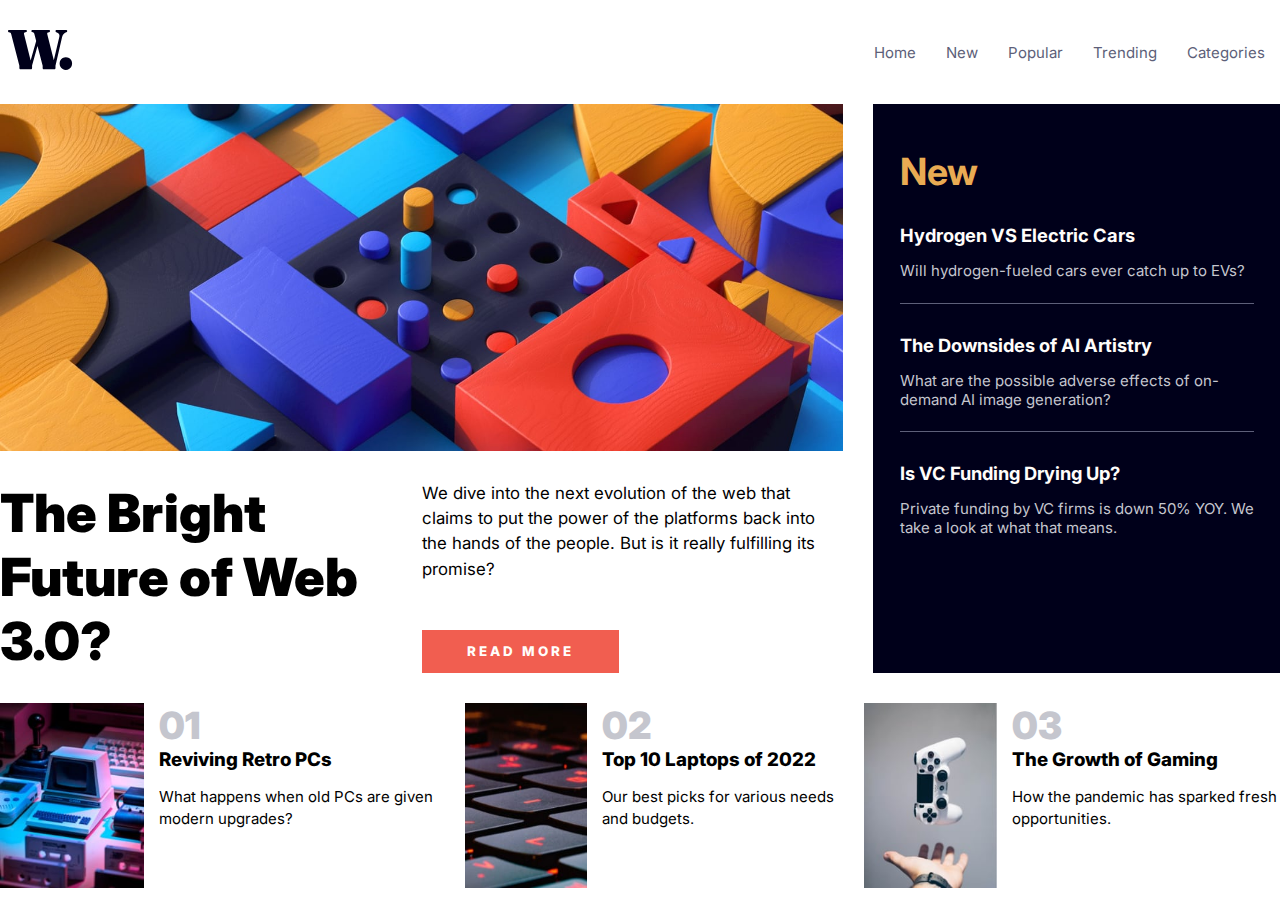
<file: index.html>
<!DOCTYPE html>
<html lang="en">

<head>
  <meta charset="UTF-8">
  <meta name="viewport" content="width=device-width, initial-scale=1.0">
  <!-- displays site properly based on user's device -->

  <link rel="icon" type="image/png" sizes="32x32" href="./assets/images/favicon-32x32.png">
  <link rel="stylesheet" href="./styles/styles.css">
  <title>Frontend Mentor | News homepage</title>
</head>

<body class="container">

  <nav class="primary-nav">
    <div class="logo">
      <img class="logo-image" src="./assets/images/logo.svg" alt="Menu">
    </div>

    <ul class="primary-navigation" id="primary-navigation" role="list" data-open="false">
      <li><a href="#">Home</a></li>
      <li><a href="#">New</a></li>
      <li><a href="#">Popular</a></li>
      <li><a href="#">Trending</a></li>
      <li><a href="#">Categories</a></li>
    </ul>
    <button class="menu-icon" id="menu">
      <!-- <img src="./assets/images/icon-menu.svg" alt="menu icon">
      <img src="./assets/images/icon-menu-close.svg" alt="menu icon"> -->
    </button>
  </nav>

  <main class="main">


    <div class="banner-image">
      <img src="./assets/images/image-web-3-desktop.jpg" alt="main banner image">
    </div>


    <div class="banner">
      <h1>The Bright Future of Web 3.0?</h1>
      <div class="banner-content">
        <p>
          We dive into the next evolution of the web that claims to put the power of the platforms back into the hands
          of the people.
          But is it really fulfilling its promise?
        </p>
        <button>Read more</button>
      </div>
    </div>


    <div class="new">
      <h1>New</h1>
      <div class="new-component">
        <h3 class="new-component-heading">Hydrogen VS Electric Cars</h3>
        <p>Will hydrogen-fueled cars ever catch up to EVs?</p>
      </div>
      <div class="new-component">
        <h3 class="new-component-heading">The Downsides of AI Artistry</h3>
        <p>What are the possible adverse effects of on-demand AI image generation?</p>
      </div>
      <div class="new-component">
        <h3 class="new-component-heading">Is VC Funding Drying Up?</h3>
        <p>Private funding by VC firms is down 50% YOY. We take a look at what that means.</p>
      </div>
    </div>
    <div class="news">
      <div class="article">
        <div class="article-image">
          <img src="./assets/images/image-retro-pcs.jpg" alt="Reviving Retro PCs">
        </div>
        <div class="article-content">
          <span>01</span>
          <h3>Reviving Retro PCs</h3>
          <p>What happens when old PCs are given modern upgrades?</p>
        </div>
      </div>

      <div class="article">
        <div class="article-image">
          <img src="./assets/images/image-top-laptops.jpg" alt="Top 10 Laptops of 2022">
        </div>
        <div class="article-content">
          <span>02</span>
          <h3>Top 10 Laptops of 2022</h3>
          <p>Our best picks for various needs and budgets.</p>
        </div>
      </div>


      <div class="article">
        <div class="article-image">
          <img src="./assets/images/image-gaming-growth.jpg" alt="The Growth of Gaming">
        </div>
        <div class="article-content">
          <span>03</span>
          <h3>The Growth of Gaming</h3>
          <p>How the pandemic has sparked fresh opportunities.</p>
        </div>
      </div>
    </div>
  </main>
  <script>
    const ul = document.getElementById('primary-navigation');
    const menu = document.getElementById('menu');
    menu.addEventListener('click', () => {
      if (ul.getAttribute('data-open') == "true") {
        ul.setAttribute('data-open', "false");
        menu.setAttribute('data-open', "false");
      } else {
        ul.setAttribute('data-open', "true");
        menu.setAttribute('data-open', "true");

      }
    })

  </script>
</body>

</html>
</file>
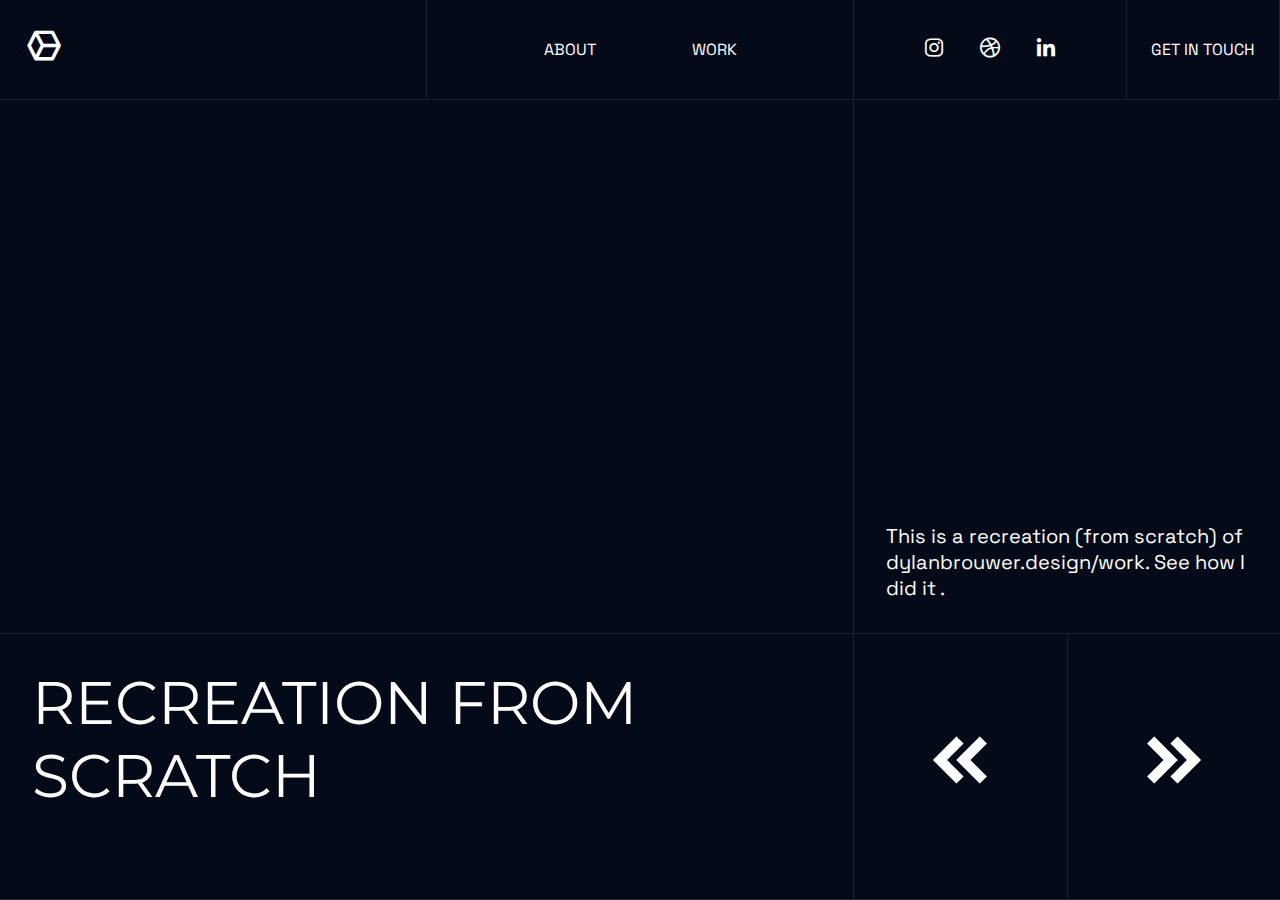
<file: design.html>
<!DOCTYPE html>
<html lang="en">

<head>
    <meta charset="UTF-8">
    <meta http-equiv="X-UA-Compatible" content="IE=edge">
    <meta name="viewport" content="width=device-width, initial-scale=1.0">
    <title>Design</title>
    <link rel="stylesheet" href="./design.css">
    <link href='https://unpkg.com/boxicons@2.1.4/css/boxicons.min.css' rel='stylesheet'>
</head>

<body>


    <nav data-isopen="true">
        <div class="logo-section nav-section">
            <a href="#">
                <i class='bx bx-cube-alt'></i>
            </a>
        </div>
        <div class="link-section nav-section">
            <a href="#">ABOUT</a>
            <a href="#">WORK</a>
        </div>
        <div class="social-section nav-section">
            <a href="#">
                <i class='bx bxl-instagram'></i>
            </a>
            <a href="#">
                <i class='bx bxl-dribbble'></i>
            </a>
            <a href="#">
                <i class='bx bxl-linkedin'></i>
            </a>
        </div>
        <div class="contact-section nav-section">
            <a href="#">GET IN TOUCH</a>
        </div>

        <div>
            <a href="#" class="mobile-nav-icon" id="mobile-nav">
                MENU
                <i class='bx bx-menu'></i>
            </a>
        </div>

    </nav>



    <main>
        <article class="article" data-index="0" data-status="active">
            <div class="article-image-section article-section">
            </div>
            <div class="article-description-section article-section">
                <p>
                    This is a recreation (from scratch) of dylanbrouwer.design/work. See how I did it .
                </p>
            </div>
            <div class="article-title-section article-section">
                <h2>RECREATION FROM SCRATCH</h2>
            </div>
            <div class="article-nav-section article-section">
                <button onclick="handleLeftClick();">
                    <i class='bx bxs-chevrons-left'></i>
                </button>
                <button onclick="handleRightClick();">
                    <i class='bx bxs-chevrons-right'></i>
                </button>
            </div>
        </article>




        <article class="article" data-index="1" data-status="inactive">
            <div class="article-image-section article-section">
            </div>
            <div class="article-description-section article-section">
                <p>
                    A place where books hang out waiting to be grabbed. But don't be too grabby now, ya hear.
                </p>
            </div>
            <div class="article-title-section article-section">
                <h2>WICKED COOL LIBRARY SHELVES</h2>
            </div>
            <div class="article-nav-section article-section">
                <button onclick="handleLeftClick();">
                    <i class='bx bxs-chevrons-left'></i>
                </button>
                <button onclick="handleRightClick();">
                    <i class='bx bxs-chevrons-right'></i>
                </button>
            </div>
        </article>





        <article class="article" data-index="2" data-status="inactive">
            <div class="article-image-section article-section">
            </div>
            <div class="article-description-section article-section">
                <p>
                    The neatest lighthouse you ever saw. Ehh, actually it's kind of messy. But that's why the pic is of
                    the outside.
                </p>
            </div>
            <div class="article-title-section article-section">
                <h2>NEATO TOLEDO LIGHTHOUSE</h2>
            </div>
            <div class="article-nav-section article-section">
                <button onclick="handleLeftClick();">
                    <i class='bx bxs-chevrons-left'></i>
                </button>
                <button onclick="handleRightClick();">
                    <i class='bx bxs-chevrons-right'></i>
                </button>
            </div>
        </article>




        <article class="article" data-index="3" data-status="inactive">
            <div class="article-image-section article-section">
            </div>
            <div class="article-description-section article-section">
                <p>
                    The blobiest of blobs nestled deep in the heart of outer space. Well, technically the universe is
                    both infinite and
                    homogeneous so there isn't really a heart, per se.
                </p>
            </div>
            <div class="article-title-section article-section">
                <h2>SUPER GIANT SPACE BLOB</h2>
            </div>
            <div class="article-nav-section article-section">
                <button onclick="handleLeftClick();">
                    <i class='bx bxs-chevrons-left'></i>
                </button>
                <button onclick="handleRightClick();">
                    <i class='bx bxs-chevrons-right'></i>
                </button>
            </div>
        </article>
    </main>
    <script>
        let activeIndex = 0;
        const articles = document.getElementsByClassName('article');


        function handleRightClick() {

            let nextIndex = (activeIndex + 1) <= articles.length - 1 ? (activeIndex + 1) : 0;
            const currentSlide = document.querySelector(`[data-index="${activeIndex}"]`);
            const nextSlide = document.querySelector(`[data-index="${nextIndex}"]`);

            currentSlide.dataset.status = "before";
            nextSlide.dataset.status = "becoming-active-from-after";


            setTimeout(() => {
                nextSlide.dataset.status = "active";
                activeIndex = nextIndex;
            });
        }

        function handleLeftClick() {
            let nextIndex = (activeIndex - 1) >= 0 ? (activeIndex - 1) : articles.length - 1;
            const currentSlide = document.querySelector(`[data-index="${activeIndex}"]`);
            const nextSlide = document.querySelector(`[data-index="${nextIndex}"]`);


            currentSlide.dataset.status = "after";
            nextSlide.dataset.status = "becoming-active-from-before";

            setTimeout(() => {
                nextSlide.dataset.status = "active";
                activeIndex = nextIndex;
            });
        }


        const menu = document.getElementById('mobile-nav');
        const nav = document.querySelector('nav');
        menu.addEventListener('click', () => {
            if (nav.dataset.isopen == "true") {
                nav.dataset.isopen = "false";
            } else {
                nav.dataset.isopen = "true";
            }
        })
    </script>
</body>

</html>
</file>
<file: styles/styles.css>
@import url("https://fonts.googleapis.com/css2?family=Inter:wght@400;500;600;700;800;900&display=swap");
:root {
	--clr-soft-orange: hsl(35, 77%, 62%);
	--clr-soft-red: hsl(5, 85%, 63%);

	--clr-ofwhite: hsl(36, 100%, 99%);
	--clr-grayish-blue: hsl(233, 8%, 79%);
	--clr-dark-grayish-blue: hsl(236, 13%, 42%);
	--clr-very-dark-blue: hsl(240, 100%, 5%);

	--fw-normal: 400;
	--fw-bold: 700;
	--fw-extrabold: 800;
}

* {
	margin: 0;
	padding: 0;
	box-sizing: border-box;
}
html {
	font-size: 15px;
	font-family: "Inter", sans-serif;
}
body {
	max-width: 1280px;
	margin: auto;
	margin-bottom: 2rem;
}
button,
input {
	font-family: "Inter", sans-serif;
}

.primary-nav {
	display: flex;
	justify-content: space-between;
	align-items: center;

	margin: 2rem 0;
}
.menu-icon {
	display: none;
}
.logo {
	width: 30px;
	aspect-ratio: 1;
	margin-left: 0.5rem;
}
.primary-navigation {
	list-style-type: none;

	display: flex;
	justify-content: space-around;
	align-items: center;
}
.primary-navigation li {
	padding: 0.5rem 1rem;
}
.primary-navigation li a {
	text-decoration: none;
	color: var(--clr-dark-grayish-blue);
	transition: color 250ms;
}
.primary-navigation li a:hover {
	color: var(--clr-soft-red);
}

.main {
	display: grid;

	gap: 2rem;
	grid-template-columns: repeat(3, 1fr);
	grid-template-rows: repeat(3, minmax(1fr, auto));
}

.banner-image {
	grid-row: 1 / 1;
	grid-column: 1 / 3;
}
.banner-image > img {
	max-width: 100%;
	display: block;
}

.banner {
	grid-row: 2 / 2;
	grid-column: 1 / 3;

	display: flex;
}
.banner > * {
	flex: 1;
}
.banner h1 {
	font-size: 3.5rem;
	font-weight: 900;
}
.banner-content {
	display: flex;
	flex-direction: column;
	justify-content: space-between;
}
.banner-content p {
	font-size: 1.125rem;
	line-height: 1.5;
}
.banner-content button {
	width: fit-content;
	padding: 0.875rem 3rem;
	letter-spacing: 3px;
	text-transform: uppercase;
	font-weight: 800;
	border: none;
	cursor: pointer;
	background-color: var(--clr-soft-red);
	color: var(--clr-ofwhite);
}
.banner-content button:hover {
	background-color: var(--clr-very-dark-blue);
}

.new {
	grid-row: 1 / 3;
	grid-column: 3 / 4;

	background-color: var(--clr-very-dark-blue);
	color: var(--clr-ofwhite);

	padding: 1rem 1.75rem;
}
.new h1 {
	font-size: 2.5rem;
	margin: 2rem 0;
	color: var(--clr-soft-orange);
}

.new-component {
	margin: 1.5rem 0 2rem 0;
	border-bottom: 1px solid var(--clr-dark-grayish-blue);
}
.new-component:last-child {
	border: none;
}
.new-component h3 {
	font-size: 1.225rem;
}
.new-component h3:hover {
	color: var(--clr-soft-orange);
}
.new-component p {
	color: var(--clr-grayish-blue);
	margin: 1rem 0 1.5rem 0;
}
.news {
	grid-row: 3 / 4;
	grid-column: 1/4;

	display: flex;
	gap: 1rem;
}

.news .article {
	display: flex;
	gap: 1rem;
}
.article > :first-child {
	width: 33%;
}
.article > :last-child {
	width: 67%;
}

.article-image > img {
	height: 100%;
	max-width: 100%;
}

.article-content > span {
	margin: 1.2rem 0;
	font-size: 2.5rem;
	font-weight: 900;
	color: var(--clr-grayish-blue);
}
.article-content > h3 {
	cursor: pointer;
	font-size: 1.25rem;
	font-weight: 800;
}
.article-content > h3:hover {
	color: var(--clr-soft-red);
}
.article-content > p {
	line-height: 1.5;
	margin: 1rem 0;
}

@media (max-width: 840px) {
	.container {
		padding: 0 1rem;
	}
    .menu-icon{
        display: block;
        z-index: 100;
        background-color: transparent;
        border: none;
        background: url('../assets/images/icon-menu.svg');
        background-repeat: no-repeat;
        background-size: contain;
        background-position: center center;
        width: 32px;
        height: 31px;
    }
    .menu-icon[data-open="true"]{
        background: url('../assets/images/icon-menu-close.svg');
    }
	.primary-navigation {
        position: fixed;
        inset: 0 0 0 100%;
        background-color: var(--clr-ofwhite);
		flex-direction: column;
        padding-top: 8rem;
        justify-content: flex-start;
        align-items: flex-start;
        gap: 1rem;
        color: black;
        font-weight: 800;
        transition: all 250ms;
	}
    .primary-navigation[data-open = "true"]{
        inset: 0 0 0 20%;
    }
	.main {
		gap: 0;
        row-gap: 2rem;
		grid-template-columns: 1fr;
		grid-auto-rows: minmax(1fr, 250px);
	}
	.main > * {
		grid-column: 1 / 1;
	}
	.banner-image {
		grid-row: 1 / 2;
		margin-bottom: 1rem;
	}
	.banner-image img {
		min-height: 250px;
	}
	.banner {
		grid-row: 2 / 3;
		flex-direction: column;
	}
	.banner h1 {
		font-size: 2.75rem;
	}
	.banner-content p {
		margin-block: 1rem;
	}
	.banner-content button {
        padding: 1.5rem 3.5rem;
		margin-block: 1rem;
	}
	.new {
		grid-row: 3 / 4;
	}
	.news {
		grid-row: 4 / 5;
		flex-direction: column;
	}
}
</file>
<file: design.css>
@import url("https://fonts.googleapis.com/css2?family=Montserrat:wght@900&family=Space+Grotesk:wght@400;700&display=swap");
:root {
	--background-color: rgb(5, 10, 24);
	--border-color: rgba(255, 255, 255, 0.1);
}
* {
	box-sizing: border-box;
}
body {
	background-color: var(--background-color);
	display: flex;
	flex-direction: column;
	min-height: 100vh;
	margin: 0;
	overflow: hidden;
	max-width: 1440px;
	margin: auto;
}
h1,
h2,
h3,
a,
p,
span {
	font-family: "Space Grotesk", sans-serif;
	font-weight: 400;
	color: white;
	margin: 0px;
}
a {
	text-decoration: none;
	color: white;
	transition: color 200ms;
}
a:hover {
	color: rgb(157, 132, 255);
}
nav {
	display: flex;
	width: 100%;
	border-bottom: 1px solid var(--border-color);
}
.nav-section {
	padding: 1.5rem;
	display: flex;
	justify-content: center;
	align-items: center;
	gap: 2rem;
	border-right: 1px solid var(--border-color);
}
.logo-section,
.link-section {
	flex-basis: calc(100.1% / 3);
}
.social-section,
contact-section {
	flex-grow: 1;
}
.logo-section {
	justify-content: flex-start;
	font-size: 2.5rem;
}
.link-section {
	gap: 6rem;
}
.social-section {
	font-size: 1.5rem;
	gap: 2rem;
}
.mobile-nav-icon {
	display: none;
}
main {
	flex-grow: 1;
	position: relative;
}

main > article {
	display: grid;
	height: 100%;
	grid-template-columns: 2fr 1fr;
	grid-template-rows: 2fr 1fr;
	position: absolute;
	top: 0px;
	left: 0px;
}
main > article[data-status="inactive"] {
	transform: translateX(-100%);
	transition: none;
}

main > article[data-status="active"] {
	transform: translateX(0%);
}

main > article[data-status="before"] {
	transform: translateX(-100%);
}

main > article[data-status="after"] {
	transform: translateX(100%);
}

main > article[data-status="becoming-active-from-before"] {
	transform: translateX(-100%);
	transition: none;
}

main > article[data-status="becoming-active-from-after"] {
	transform: translateX(100%);
	transition: none;
}

main > article > .article-section {
	height: 100%;
}
main > article > .article-description-section,
main > article > .article-nav-section {
	border-left: 1px solid var(--border-color);
}

main > article > .article-title-section,
main > article > .article-nav-section {
	border-top: 1px solid var(--border-color);
	border-bottom: 1px solid var(--border-color);
}
main > article > .article-image-section {
	background-position: center;
	background-size: contain;
	background-repeat: no-repeat;
}
main > article[data-index="0"] > .article-image-section {
	background: url("https://images.unsplash.com/photo-1565626424178-c699f6601afd?ixlib=rb-1.2.1&ixid=MnwxMjA3fDB8MHxwaG90by1wYWdlfHx8fGVufDB8fHx8&auto=format&fit=crop&w=1035&q=80");
}
main > article[data-index="1"] > .article-image-section {
	background: url("https://images.unsplash.com/photo-1535905557558-afc4877a26fc?ixlib=rb-1.2.1&ixid=MnwxMjA3fDB8MHxwaG90by1wYWdlfHx8fGVufDB8fHx8&auto=format&fit=crop&w=2574&q=80");
}
main > article[data-index="2"] > .article-image-section {
	background: url("https://images.unsplash.com/photo-1660580554695-d2ca5008f1f2?ixlib=rb-1.2.1&ixid=MnwxMjA3fDB8MHxwaG90by1wYWdlfHx8fGVufDB8fHx8&auto=format&fit=crop&w=927&q=80");
}
main > article[data-index="3"] > .article-image-section {
	background: url("https://images.unsplash.com/photo-1660766877755-4cac24f6cf21?ixlib=rb-1.2.1&ixid=MnwxMjA3fDB8MHxwaG90by1wYWdlfHx8fGVufDB8fHx8&auto=format&fit=crop&w=2232&q=80");
}

main > article > .article-nav-section {
	display: flex;
}
.article-nav-section > * {
	flex: 1;
}
.article-nav-section > *:first-child {
	border-right: 1px solid var(--border-color);
}
main > article > .article-nav-section > button:hover {
	background-color: rgba(255, 255, 255, 0.02);
}
main > article > .article-nav-section button {
	background: transparent;
	border: none;
	font-size: 5rem;
	color: white;
	cursor: pointer;
}
.article-description-section {
	display: flex;
	justify-content: end;
	align-items: flex-end;
}
.article-description-section > p {
	margin: 2rem;
	font-size: 1.25rem;
}
.article-title-section {
	font-size: 2.5rem;
	padding: 2rem;
}
.article-title-section > h2 {
	font-family: "Montserrat", sans-serif;
}

@media (max-width: 640px) {
	body {
		overflow: auto;
		overflow-x: hidden;
	}

	main {
		overflow: hidden;
	}
	nav {
		flex-direction: column;
		position: relative;
		/* min-height: 100vh; */
	}
	.link-section,
	.social-section,
	.contact-section {
		display: flex;
		z-index: 100;
		padding: 0;
		margin: 0;
	}
	.link-section {
		padding-bottom: 2rem;
	}
    .social-section{
        padding-bottom: 2rem;
    }
    .contact-section{
        padding-bottom: 35rem;
    }
	nav[data-isopen="false"] > .link-section,
	nav[data-isopen="false"] > .social-section,
	nav[data-isopen="false"] > .contact-section {
		display: none;
	}
	.mobile-nav-icon {
		position: fixed;
		top: 2rem;
		right: 2rem;
		display: block;
		background-color: transparent;
		border: none;
		color: white;
		display: flex;
		gap: 0.5rem;
		justify-content: center;
		align-items: center;
	}
	main > article {
		width: 100%;
		grid-template-columns: 1fr;
	}
	.article-section {
		flex-direction: column;
	}
	.article-image-section {
		grid-row: 1 / 2;
	}
	.article-title-section {
		grid-row: 2 / 3;
	}

	.article-title-section {
		font-size: 1.5rem;
		padding: 1rem;
	}
	.article-nav-section {
		display: flex;
		flex-direction: row;
		padding: 2rem;
	}

	main > article > .article-nav-section button {
		font-size: 2rem;
	}
}
</file>
